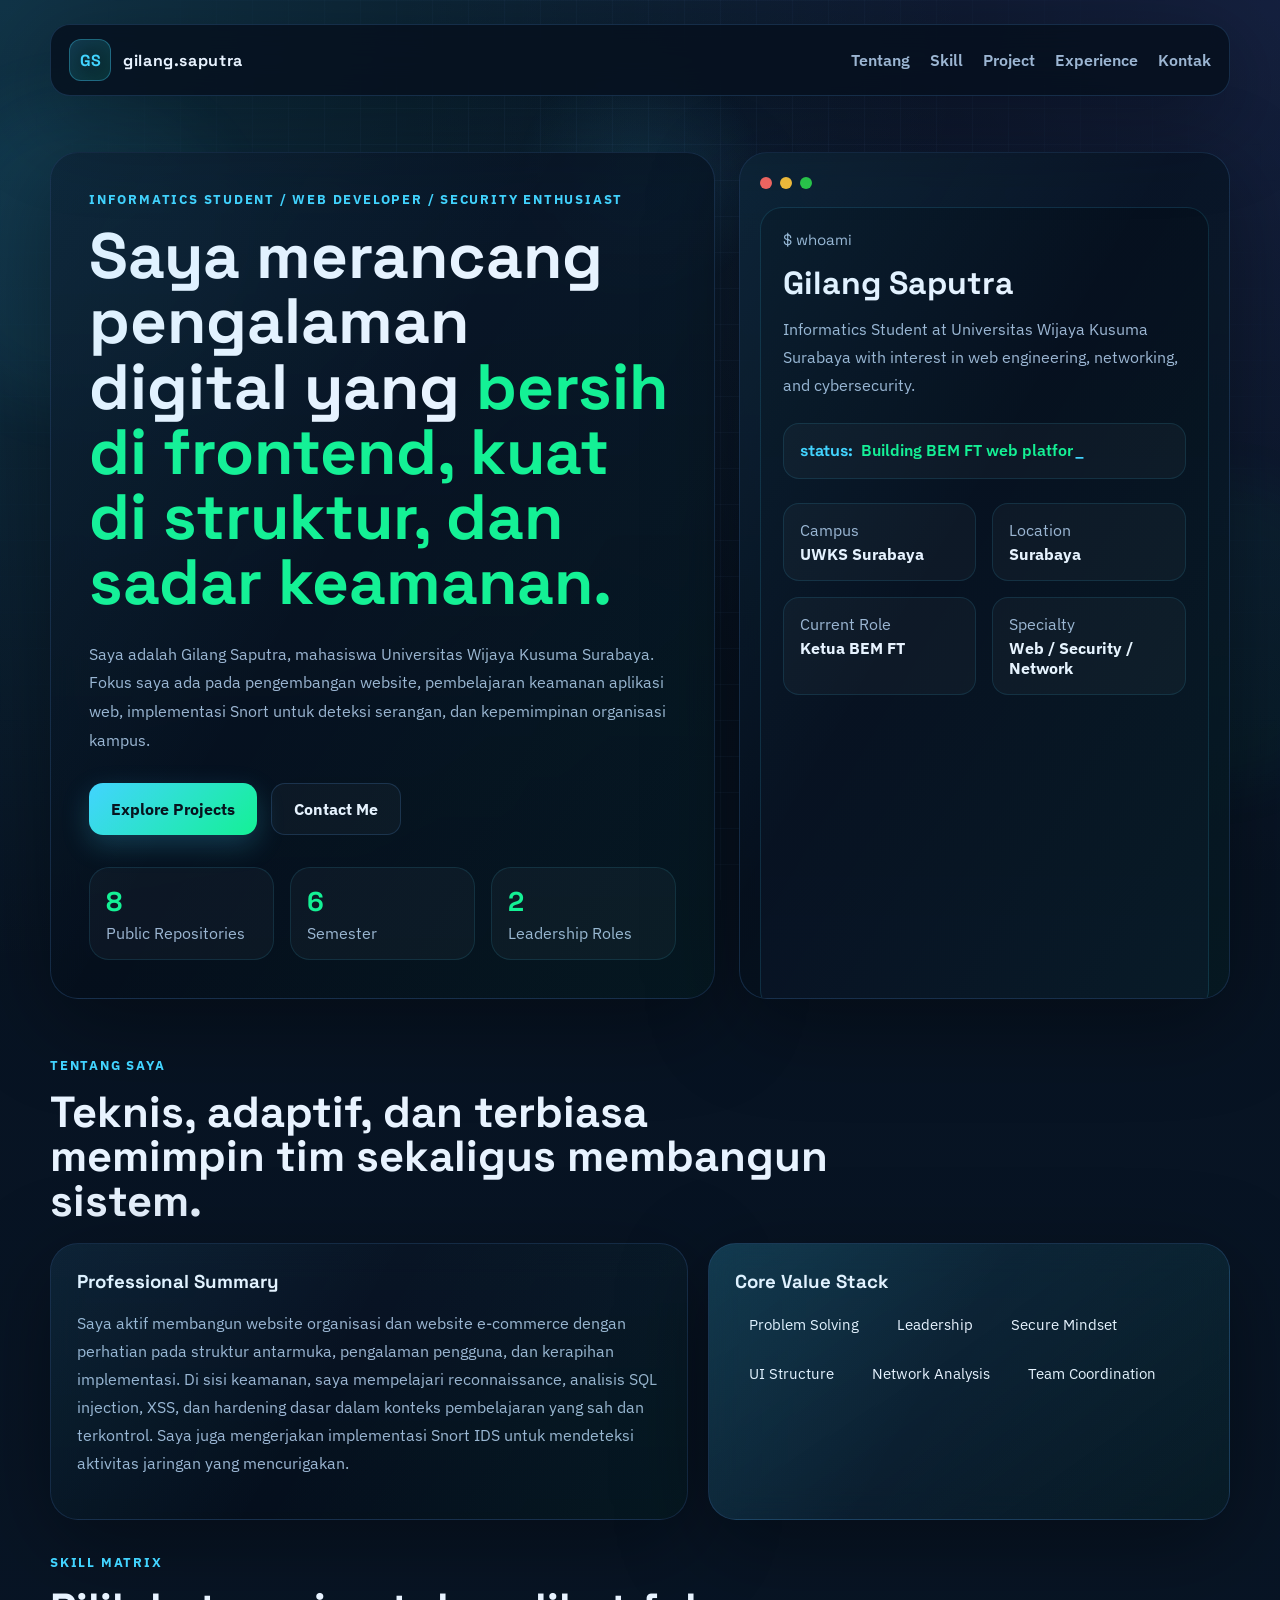
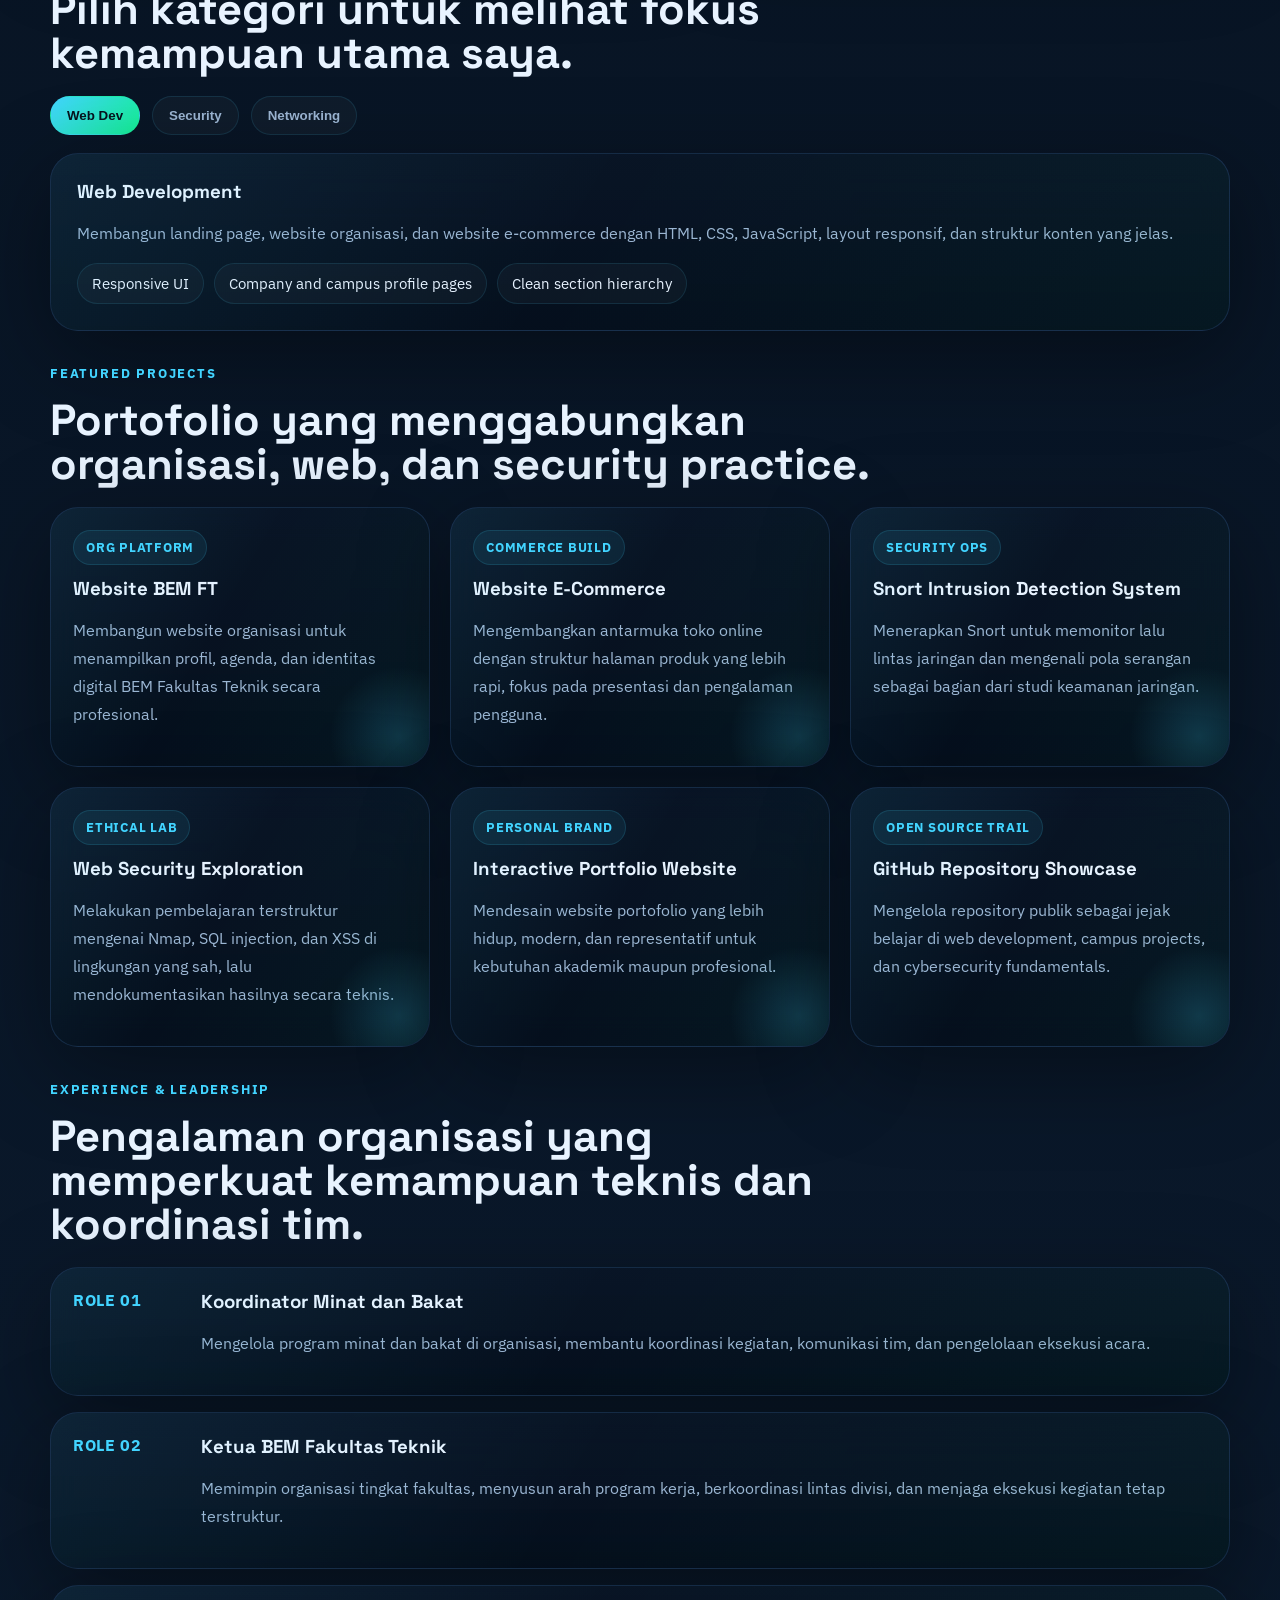
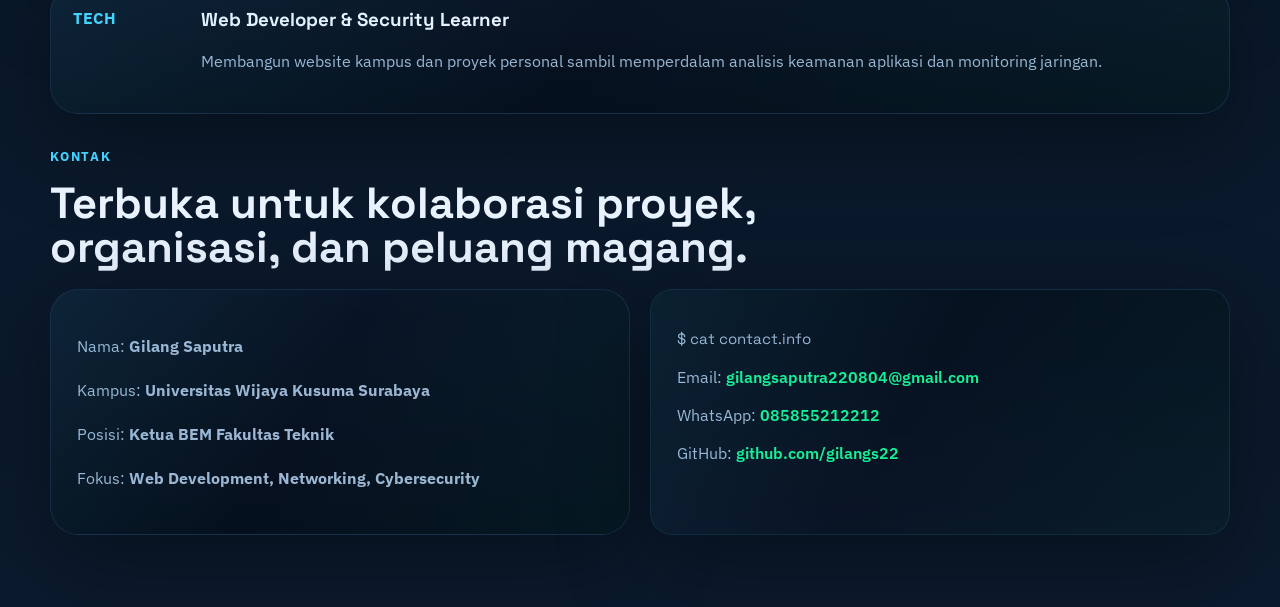
<file: index.html>
<!DOCTYPE html>
<html lang="id">
<head>
  <meta charset="UTF-8">
  <meta name="viewport" content="width=device-width, initial-scale=1.0">
  <title>Gilang Saputra | Informatics Portfolio</title>
  <meta
    name="description"
    content="Portofolio Gilang Saputra, mahasiswa Universitas Wijaya Kusuma Surabaya dengan fokus pada web development, networking, cybersecurity, dan kepemimpinan organisasi."
  >
  <link rel="preconnect" href="https://fonts.googleapis.com">
  <link rel="preconnect" href="https://fonts.gstatic.com" crossorigin>
  <link
    href="https://fonts.googleapis.com/css2?family=IBM+Plex+Sans:wght@400;500;600;700&family=Space+Grotesk:wght@500;700&display=swap"
    rel="stylesheet"
  >
  <link rel="stylesheet" href="style.css">
</head>
<body>
  <div class="background-orb background-orb-left"></div>
  <div class="background-orb background-orb-right"></div>

  <div class="page-shell">
    <header class="site-header">
      <a class="brand" href="#home">
        <span class="brand-mark">GS</span>
        <span class="brand-text">gilang.saputra</span>
      </a>

      <button class="menu-toggle" type="button" aria-label="Buka menu navigasi">
        <span></span>
        <span></span>
      </button>

      <nav class="site-nav">
        <a href="#about">Tentang</a>
        <a href="#skills">Skill</a>
        <a href="#projects">Project</a>
        <a href="#experience">Experience</a>
        <a href="#contact">Kontak</a>
      </nav>
    </header>

    <main id="home">
      <section class="hero">
        <div class="hero-copy">
          <p class="eyebrow">Informatics Student / Web Developer / Security Enthusiast</p>
          <h1>
            Saya merancang pengalaman digital yang
            <span>bersih di frontend, kuat di struktur, dan sadar keamanan.</span>
          </h1>
          <p class="hero-text">
            Saya adalah Gilang Saputra, mahasiswa Universitas Wijaya Kusuma Surabaya.
            Fokus saya ada pada pengembangan website, pembelajaran keamanan aplikasi web,
            implementasi Snort untuk deteksi serangan, dan kepemimpinan organisasi kampus.
          </p>

          <div class="hero-actions">
            <a class="button button-primary" href="#projects">Explore Projects</a>
            <a class="button button-secondary" href="#contact">Contact Me</a>
          </div>

          <ul class="hero-stats">
            <li>
              <strong>8</strong>
              <span>Public Repositories</span>
            </li>
            <li>
              <strong>6</strong>
              <span>Semester</span>
            </li>
            <li>
              <strong>2</strong>
              <span>Leadership Roles</span>
            </li>
          </ul>
        </div>

        <aside class="hero-panel">
          <div class="panel-bar">
            <span></span>
            <span></span>
            <span></span>
          </div>

          <div class="terminal-card">
            <p class="terminal-line">$ whoami</p>
            <h2>Gilang Saputra</h2>
            <p class="terminal-copy">
              Informatics Student at Universitas Wijaya Kusuma Surabaya with interest in
              web engineering, networking, and cybersecurity.
            </p>

            <div class="terminal-rotator">
              <span class="terminal-prompt">status:</span>
              <span class="typing-text" data-roles="Building BEM FT web platform|Developing e-commerce interfaces|Learning ethical web security|Implementing Snort IDS monitoring|Leading Faculty Engineering BEM"></span>
            </div>

            <div class="profile-grid">
              <div>
                <span>Campus</span>
                <strong>UWKS Surabaya</strong>
              </div>
              <div>
                <span>Location</span>
                <strong>Surabaya</strong>
              </div>
              <div>
                <span>Current Role</span>
                <strong>Ketua BEM FT</strong>
              </div>
              <div>
                <span>Specialty</span>
                <strong>Web / Security / Network</strong>
              </div>
            </div>
          </div>
        </aside>
      </section>

      <section class="section" id="about">
        <div class="section-heading">
          <p class="eyebrow">Tentang Saya</p>
          <h2>Teknis, adaptif, dan terbiasa memimpin tim sekaligus membangun sistem.</h2>
        </div>

        <div class="about-layout">
          <article class="info-card spotlight-card">
            <h3>Professional Summary</h3>
            <p>
              Saya aktif membangun website organisasi dan website e-commerce dengan perhatian pada
              struktur antarmuka, pengalaman pengguna, dan kerapihan implementasi. Di sisi keamanan,
              saya mempelajari reconnaissance, analisis SQL injection, XSS, dan hardening dasar dalam
              konteks pembelajaran yang sah dan terkontrol. Saya juga mengerjakan implementasi Snort IDS
              untuk mendeteksi aktivitas jaringan yang mencurigakan.
            </p>
          </article>

          <article class="info-card accent-card">
            <h3>Core Value Stack</h3>
            <ul class="tag-list">
              <li>Problem Solving</li>
              <li>Leadership</li>
              <li>Secure Mindset</li>
              <li>UI Structure</li>
              <li>Network Analysis</li>
              <li>Team Coordination</li>
            </ul>
          </article>
        </div>
      </section>

      <section class="section" id="skills">
        <div class="section-heading">
          <p class="eyebrow">Skill Matrix</p>
          <h2>Pilih kategori untuk melihat fokus kemampuan utama saya.</h2>
        </div>

        <div class="skill-switcher" aria-label="Kategori skill">
          <button class="skill-tab is-active" type="button" data-target="web">Web Dev</button>
          <button class="skill-tab" type="button" data-target="security">Security</button>
          <button class="skill-tab" type="button" data-target="network">Networking</button>
        </div>

        <div class="skills-grid">
          <article class="skill-card skill-panel is-active" data-skill-panel="web">
            <h3>Web Development</h3>
            <p>Membangun landing page, website organisasi, dan website e-commerce dengan HTML, CSS, JavaScript, layout responsif, dan struktur konten yang jelas.</p>
            <ul class="mini-list">
              <li>Responsive UI</li>
              <li>Company and campus profile pages</li>
              <li>Clean section hierarchy</li>
            </ul>
          </article>
          <article class="skill-card skill-panel" data-skill-panel="security">
            <h3>Cybersecurity Fundamentals</h3>
            <p>Belajar scanning, analisis service, identifikasi kerentanan web dasar seperti SQL injection dan XSS, serta pendekatan secure coding secara etis.</p>
            <ul class="mini-list">
              <li>Nmap reconnaissance</li>
              <li>SQLi and XSS understanding</li>
              <li>Ethical testing documentation</li>
            </ul>
          </article>
          <article class="skill-card skill-panel" data-skill-panel="network">
            <h3>Networking & Monitoring</h3>
            <p>Menggunakan Wireshark untuk analisis trafik, mengelola troubleshooting jaringan dasar, dan menerapkan Snort IDS untuk deteksi aktivitas mencurigakan.</p>
            <ul class="mini-list">
              <li>Traffic inspection</li>
              <li>Basic network troubleshooting</li>
              <li>Snort rule-based detection</li>
            </ul>
          </article>
        </div>
      </section>

      <section class="section" id="projects">
        <div class="section-heading">
          <p class="eyebrow">Featured Projects</p>
          <h2>Portofolio yang menggabungkan organisasi, web, dan security practice.</h2>
        </div>

        <div class="projects-grid">
          <article class="project-card">
            <span class="project-label">Org Platform</span>
            <h3>Website BEM FT</h3>
            <p>Membangun website organisasi untuk menampilkan profil, agenda, dan identitas digital BEM Fakultas Teknik secara profesional.</p>
          </article>
          <article class="project-card">
            <span class="project-label">Commerce Build</span>
            <h3>Website E-Commerce</h3>
            <p>Mengembangkan antarmuka toko online dengan struktur halaman produk yang lebih rapi, fokus pada presentasi dan pengalaman pengguna.</p>
          </article>
          <article class="project-card">
            <span class="project-label">Security Ops</span>
            <h3>Snort Intrusion Detection System</h3>
            <p>Menerapkan Snort untuk memonitor lalu lintas jaringan dan mengenali pola serangan sebagai bagian dari studi keamanan jaringan.</p>
          </article>
          <article class="project-card">
            <span class="project-label">Ethical Lab</span>
            <h3>Web Security Exploration</h3>
            <p>Melakukan pembelajaran terstruktur mengenai Nmap, SQL injection, dan XSS di lingkungan yang sah, lalu mendokumentasikan hasilnya secara teknis.</p>
          </article>
          <article class="project-card">
            <span class="project-label">Personal Brand</span>
            <h3>Interactive Portfolio Website</h3>
            <p>Mendesain website portofolio yang lebih hidup, modern, dan representatif untuk kebutuhan akademik maupun profesional.</p>
          </article>
          <article class="project-card">
            <span class="project-label">Open Source Trail</span>
            <h3>GitHub Repository Showcase</h3>
            <p>Mengelola repository publik sebagai jejak belajar di web development, campus projects, dan cybersecurity fundamentals.</p>
          </article>
        </div>
      </section>

      <section class="section" id="experience">
        <div class="section-heading">
          <p class="eyebrow">Experience & Leadership</p>
          <h2>Pengalaman organisasi yang memperkuat kemampuan teknis dan koordinasi tim.</h2>
        </div>

        <div class="timeline">
          <article class="timeline-item">
            <span>Role 01</span>
            <div>
              <h3>Koordinator Minat dan Bakat</h3>
              <p>Mengelola program minat dan bakat di organisasi, membantu koordinasi kegiatan, komunikasi tim, dan pengelolaan eksekusi acara.</p>
            </div>
          </article>
          <article class="timeline-item">
            <span>Role 02</span>
            <div>
              <h3>Ketua BEM Fakultas Teknik</h3>
              <p>Memimpin organisasi tingkat fakultas, menyusun arah program kerja, berkoordinasi lintas divisi, dan menjaga eksekusi kegiatan tetap terstruktur.</p>
            </div>
          </article>
          <article class="timeline-item">
            <span>Tech</span>
            <div>
              <h3>Web Developer & Security Learner</h3>
              <p>Membangun website kampus dan proyek personal sambil memperdalam analisis keamanan aplikasi dan monitoring jaringan.</p>
            </div>
          </article>
        </div>
      </section>

      <section class="section contact-section" id="contact">
        <div class="section-heading">
          <p class="eyebrow">Kontak</p>
          <h2>Terbuka untuk kolaborasi proyek, organisasi, dan peluang magang.</h2>
        </div>

        <div class="contact-grid">
          <article class="contact-card">
            <p>Nama: <strong>Gilang Saputra</strong></p>
            <p>Kampus: <strong>Universitas Wijaya Kusuma Surabaya</strong></p>
            <p>Posisi: <strong>Ketua BEM Fakultas Teknik</strong></p>
            <p>Fokus: <strong>Web Development, Networking, Cybersecurity</strong></p>
          </article>

          <article class="contact-card terminal-card compact-terminal">
            <p class="terminal-line">$ cat contact.info</p>
            <p>Email: <a href="mailto:gilangsaputra220804@gmail.com">gilangsaputra220804@gmail.com</a></p>
            <p>WhatsApp: <a href="https://wa.me/6285855212212" target="_blank" rel="noreferrer">085855212212</a></p>
            <p>GitHub: <a href="https://github.com/gilangs22" target="_blank" rel="noreferrer">github.com/gilangs22</a></p>
          </article>
        </div>
      </section>
    </main>
  </div>

  <script src="script.js"></script>
</body>
</html>
</file>
<file: style.css>
:root {
  --bg: #06111f;
  --bg-2: #0b1a2d;
  --surface: rgba(8, 20, 37, 0.78);
  --surface-strong: rgba(10, 25, 47, 0.96);
  --surface-soft: rgba(9, 22, 40, 0.58);
  --text: #e8f3ff;
  --muted: #9cb6d3;
  --line: rgba(96, 170, 255, 0.18);
  --accent: #42d4ff;
  --accent-2: #14f195;
  --accent-3: #6f7dff;
  --danger-soft: rgba(66, 212, 255, 0.12);
  --shadow: 0 24px 90px rgba(0, 0, 0, 0.36);
}

* {
  box-sizing: border-box;
}

html {
  scroll-behavior: smooth;
}

body {
  margin: 0;
  min-height: 100vh;
  font-family: "IBM Plex Sans", sans-serif;
  color: var(--text);
  background:
    radial-gradient(circle at top left, rgba(66, 212, 255, 0.18), transparent 24%),
    radial-gradient(circle at top right, rgba(111, 125, 255, 0.14), transparent 22%),
    linear-gradient(180deg, var(--bg) 0%, var(--bg-2) 100%);
  overflow-x: hidden;
}

body::before {
  content: "";
  position: fixed;
  inset: 0;
  pointer-events: none;
  background-image:
    linear-gradient(rgba(123, 179, 255, 0.05) 1px, transparent 1px),
    linear-gradient(90deg, rgba(123, 179, 255, 0.05) 1px, transparent 1px);
  background-size: 36px 36px;
  mask-image: radial-gradient(circle at center, black 45%, transparent 90%);
}

body::after {
  content: "";
  position: fixed;
  inset: 0;
  pointer-events: none;
  background:
    radial-gradient(circle 180px at var(--spotlight-x, 50%) var(--spotlight-y, 20%), rgba(66, 212, 255, 0.12), transparent 70%);
}

.background-orb {
  position: fixed;
  width: 320px;
  height: 320px;
  border-radius: 50%;
  filter: blur(28px);
  opacity: 0.35;
  pointer-events: none;
}

.background-orb-left {
  top: 10%;
  left: -80px;
  background: rgba(66, 212, 255, 0.18);
}

.background-orb-right {
  right: -90px;
  bottom: 12%;
  background: rgba(20, 241, 149, 0.1);
}

.page-shell {
  width: min(1180px, calc(100% - 32px));
  margin: 0 auto;
  padding: 24px 0 72px;
  position: relative;
  z-index: 1;
}

.site-header {
  position: sticky;
  top: 16px;
  z-index: 30;
  display: flex;
  align-items: center;
  justify-content: space-between;
  gap: 16px;
  padding: 14px 18px;
  border: 1px solid var(--line);
  border-radius: 20px;
  background: rgba(5, 15, 29, 0.82);
  backdrop-filter: blur(18px);
  box-shadow: var(--shadow);
}

.brand {
  display: inline-flex;
  align-items: center;
  gap: 12px;
  color: var(--text);
  text-decoration: none;
  font-family: "Space Grotesk", sans-serif;
  font-weight: 700;
}

.brand-mark {
  display: grid;
  place-items: center;
  width: 42px;
  height: 42px;
  border: 1px solid rgba(66, 212, 255, 0.35);
  border-radius: 12px;
  background: linear-gradient(135deg, rgba(66, 212, 255, 0.16), rgba(20, 241, 149, 0.1));
  color: var(--accent);
  box-shadow: inset 0 0 18px rgba(66, 212, 255, 0.08);
}

.brand-text {
  letter-spacing: 0.04em;
}

.site-nav {
  display: flex;
  gap: 20px;
}

.site-nav a {
  color: var(--muted);
  text-decoration: none;
  font-weight: 600;
}

.site-nav a:hover {
  color: var(--accent);
}

.menu-toggle {
  display: none;
  border: 0;
  padding: 10px;
  background: transparent;
}

.menu-toggle span {
  display: block;
  width: 22px;
  height: 2px;
  margin: 4px 0;
  background: var(--text);
}

.hero {
  display: grid;
  grid-template-columns: 1.15fr 0.85fr;
  gap: 24px;
  align-items: stretch;
  padding: 56px 0 24px;
}

.hero-copy,
.hero-panel,
.info-card,
.skill-card,
.project-card,
.contact-card,
.timeline-item {
  position: relative;
  overflow: hidden;
  border: 1px solid var(--line);
  border-radius: 28px;
  background: linear-gradient(180deg, rgba(9, 21, 38, 0.84), rgba(5, 15, 28, 0.92));
  backdrop-filter: blur(16px);
  box-shadow: var(--shadow);
}

.hero-copy::before,
.hero-panel::before,
.info-card::before,
.skill-card::before,
.project-card::before,
.contact-card::before,
.timeline-item::before {
  content: "";
  position: absolute;
  inset: 0;
  pointer-events: none;
  background: linear-gradient(120deg, rgba(66, 212, 255, 0.08), transparent 45%, rgba(20, 241, 149, 0.04));
}

.hero-copy {
  padding: 38px;
}

.eyebrow {
  margin: 0 0 16px;
  color: var(--accent);
  font-size: 0.8rem;
  font-weight: 700;
  letter-spacing: 0.14em;
  text-transform: uppercase;
}

.hero h1,
.section-heading h2 {
  margin: 0;
  font-family: "Space Grotesk", sans-serif;
  line-height: 1.02;
}

.hero h1 {
  font-size: clamp(2.8rem, 5vw, 5.3rem);
}

.hero h1 span {
  color: var(--accent-2);
}

.hero-text,
.info-card p,
.skill-card p,
.project-card p,
.timeline-item p,
.terminal-copy,
.contact-card p {
  color: var(--muted);
  line-height: 1.75;
}

.hero-text {
  max-width: 58ch;
  margin: 24px 0 0;
  font-size: 1.03rem;
}

.hero-actions {
  display: flex;
  flex-wrap: wrap;
  gap: 14px;
  margin-top: 28px;
}

.button {
  display: inline-flex;
  align-items: center;
  justify-content: center;
  min-height: 52px;
  padding: 0 22px;
  border-radius: 14px;
  text-decoration: none;
  font-weight: 700;
  transition: transform 180ms ease, border-color 180ms ease, box-shadow 180ms ease;
}

.button:hover {
  transform: translateY(-2px);
}

.button-primary {
  color: #07131e;
  background: linear-gradient(135deg, var(--accent), var(--accent-2));
  box-shadow: 0 10px 28px rgba(66, 212, 255, 0.22);
}

.button-secondary {
  color: var(--text);
  border: 1px solid var(--line);
  background: rgba(255, 255, 255, 0.03);
}

.hero-stats {
  display: grid;
  grid-template-columns: repeat(3, minmax(0, 1fr));
  gap: 16px;
  margin: 32px 0 0;
  padding: 0;
  list-style: none;
}

.hero-stats li {
  padding: 16px;
  border: 1px solid rgba(66, 212, 255, 0.12);
  border-radius: 20px;
  background: rgba(255, 255, 255, 0.03);
}

.hero-stats strong {
  display: block;
  margin-bottom: 4px;
  color: var(--accent-2);
  font-size: 1.7rem;
  font-family: "Space Grotesk", sans-serif;
}

.hero-stats span,
.profile-grid span,
.timeline-item span,
.terminal-line {
  color: var(--muted);
}

.hero-panel {
  padding: 20px;
}

.panel-bar {
  display: flex;
  gap: 8px;
  padding: 4px 0 18px;
}

.panel-bar span {
  width: 12px;
  height: 12px;
  border-radius: 50%;
  background: rgba(255, 255, 255, 0.22);
}

.panel-bar span:nth-child(1) {
  background: #ff5f57;
}

.panel-bar span:nth-child(2) {
  background: #febc2e;
}

.panel-bar span:nth-child(3) {
  background: #28c840;
}

.terminal-card {
  height: 100%;
  padding: 22px;
  border: 1px solid rgba(66, 212, 255, 0.14);
  border-radius: 22px;
  background:
    linear-gradient(180deg, rgba(6, 17, 31, 0.96), rgba(9, 20, 37, 0.88));
}

.terminal-line {
  margin: 0 0 14px;
  font-family: "Space Grotesk", sans-serif;
  font-size: 0.94rem;
}

.terminal-card h2 {
  margin: 0 0 12px;
  font-family: "Space Grotesk", sans-serif;
  font-size: 2rem;
}

.terminal-copy {
  margin: 0;
}

.terminal-rotator {
  display: flex;
  flex-wrap: wrap;
  gap: 8px;
  margin-top: 24px;
  padding: 16px;
  border: 1px solid rgba(66, 212, 255, 0.12);
  border-radius: 16px;
  background: rgba(255, 255, 255, 0.03);
}

.terminal-prompt {
  color: var(--accent);
  font-family: "Space Grotesk", sans-serif;
  font-weight: 700;
}

.typing-text {
  min-height: 1.4em;
  color: var(--accent-2);
  font-weight: 600;
}

.typing-text::after {
  content: "_";
  margin-left: 2px;
  color: var(--accent);
  animation: blink 700ms steps(1) infinite;
}

.profile-grid {
  display: grid;
  grid-template-columns: repeat(2, minmax(0, 1fr));
  gap: 16px;
  margin-top: 24px;
}

.profile-grid div,
.skill-tab,
.mini-list li {
  border: 1px solid rgba(66, 212, 255, 0.12);
  background: rgba(255, 255, 255, 0.03);
}

.profile-grid div {
  padding: 16px;
  border-radius: 16px;
}

.profile-grid strong {
  display: block;
  margin-top: 4px;
}

.section {
  padding: 34px 0 0;
}

.section-heading {
  max-width: 820px;
  margin-bottom: 20px;
}

.section-heading h2 {
  font-size: clamp(2rem, 3.4vw, 3.5rem);
}

.about-layout,
.projects-grid,
.contact-grid {
  display: grid;
  gap: 20px;
}

.about-layout {
  grid-template-columns: 1.1fr 0.9fr;
}

.info-card,
.contact-card {
  padding: 26px;
}

.info-card h3,
.skill-card h3,
.project-card h3,
.timeline-item h3 {
  margin-top: 0;
  margin-bottom: 12px;
  font-family: "Space Grotesk", sans-serif;
}

.accent-card {
  background:
    linear-gradient(145deg, rgba(66, 212, 255, 0.14), rgba(7, 18, 33, 0.96));
}

.tag-list,
.mini-list {
  display: flex;
  flex-wrap: wrap;
  gap: 10px;
  padding: 0;
  margin: 0;
  list-style: none;
}

.tag-list li,
.mini-list li {
  padding: 10px 14px;
  border-radius: 999px;
  color: var(--text);
  font-size: 0.94rem;
}

.skill-switcher {
  display: flex;
  flex-wrap: wrap;
  gap: 12px;
  margin-bottom: 18px;
}

.skill-tab {
  padding: 11px 16px;
  border-radius: 999px;
  color: var(--muted);
  cursor: pointer;
  font-weight: 700;
}

.skill-tab.is-active {
  color: #07131e;
  border-color: transparent;
  background: linear-gradient(135deg, var(--accent), var(--accent-2));
}

.skills-grid {
  display: grid;
}

.skill-panel {
  display: none;
  padding: 26px;
}

.skill-panel.is-active {
  display: block;
}

.projects-grid {
  grid-template-columns: repeat(3, minmax(0, 1fr));
}

.project-card {
  min-height: 240px;
  padding: 22px;
  transition: transform 220ms ease, border-color 220ms ease;
}

.project-card:hover {
  transform: translateY(-6px);
  border-color: rgba(66, 212, 255, 0.32);
}

.project-card::after {
  content: "";
  position: absolute;
  inset: auto -40px -40px auto;
  width: 140px;
  height: 140px;
  border-radius: 50%;
  background: radial-gradient(circle, rgba(66, 212, 255, 0.18), transparent 70%);
}

.project-label {
  display: inline-block;
  margin-bottom: 12px;
  padding: 8px 12px;
  border: 1px solid rgba(66, 212, 255, 0.14);
  border-radius: 999px;
  background: rgba(66, 212, 255, 0.08);
  color: var(--accent);
  font-size: 0.8rem;
  font-weight: 700;
  letter-spacing: 0.06em;
  text-transform: uppercase;
}

.timeline {
  display: grid;
  gap: 16px;
}

.timeline-item {
  display: grid;
  grid-template-columns: 110px 1fr;
  align-items: start;
  gap: 18px;
  padding: 22px;
}

.timeline-item span {
  font-weight: 700;
  color: var(--accent);
  letter-spacing: 0.04em;
  text-transform: uppercase;
}

.contact-grid {
  grid-template-columns: 1fr 1fr;
}

.compact-terminal p {
  margin: 10px 0;
}

.compact-terminal a,
.contact-card a {
  color: var(--accent-2);
  text-decoration: none;
  font-weight: 600;
}

.compact-terminal a:hover,
.contact-card a:hover {
  text-decoration: underline;
}

.reveal {
  opacity: 0;
  transform: translateY(28px);
  transition: opacity 560ms ease, transform 560ms ease;
}

.reveal.visible {
  opacity: 1;
  transform: translateY(0);
}

@keyframes blink {
  50% {
    opacity: 0;
  }
}

@media (max-width: 920px) {
  .hero,
  .about-layout,
  .projects-grid,
  .contact-grid {
    grid-template-columns: 1fr;
  }

  .site-nav {
    position: absolute;
    top: calc(100% + 12px);
    right: 0;
    left: 0;
    display: none;
    flex-direction: column;
    padding: 18px;
    border: 1px solid var(--line);
    border-radius: 20px;
    background: rgba(5, 15, 29, 0.96);
    box-shadow: var(--shadow);
  }

  .site-nav.is-open {
    display: flex;
  }

  .menu-toggle {
    display: block;
  }
}

@media (max-width: 640px) {
  .page-shell {
    width: min(100% - 20px, 1180px);
    padding-top: 14px;
  }

  .site-header,
  .hero-copy,
  .hero-panel,
  .info-card,
  .skill-card,
  .project-card,
  .contact-card,
  .timeline-item {
    border-radius: 22px;
  }

  .hero-copy,
  .hero-panel,
  .info-card,
  .contact-card,
  .timeline-item {
    padding: 22px;
  }

  .hero-stats,
  .profile-grid {
    grid-template-columns: 1fr;
  }

  .timeline-item {
    grid-template-columns: 1fr;
  }

  .hero h1 {
    font-size: clamp(2.4rem, 10vw, 4rem);
  }
}
</file>
